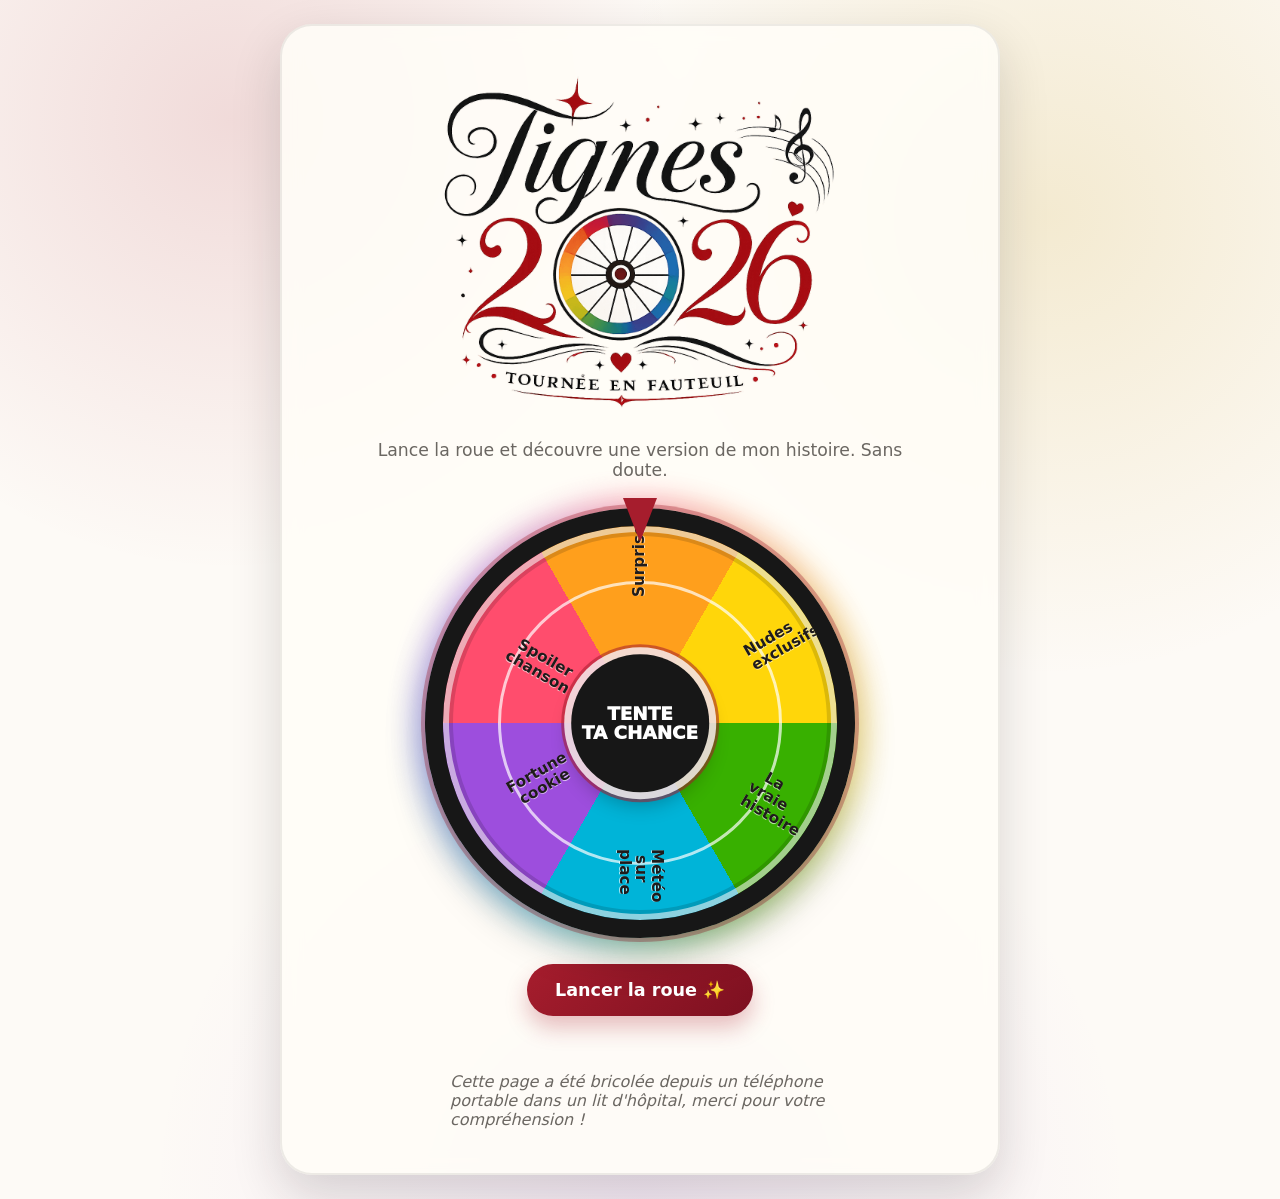
<file: index.html>
<!doctype html>
<html lang="fr">

<head>
  <meta charset="utf-8" />
  <meta name="viewport" content="width=device-width, initial-scale=1" />
  <title>Tignes 2026 – Tournée en fauteuil</title>
  <link rel="stylesheet" href="style.css" />
  <link rel="icon" type="image/jpg" href="assets/favicon-wheel.jpg">
  <link rel="apple-touch-icon" href="assets/favicon-wheel.jpg">
</head>

<body>
  <main class="app">
    <div class="hero-logo">
      <img src="assets/logo-tignes-2026.png" alt="Tignes 2026 - Tournée en fauteuil">
    </div>

    <p class="intro">
      Lance la roue et découvre une version de mon histoire. Sans doute.
    </p>

    <section class="wheel-zone" aria-label="Roue aléatoire">
      <div class="pointer" aria-hidden="true"></div>

      <div class="wheel-wrap">
        <div id="wheel" class="wheel" aria-live="polite"></div>
        <div class="hub">Tente<br>ta chance</div>
      </div>
    </section>

    <button id="spinButton" class="spin-button" type="button">Lancer la roue ✨</button>
    <p id="status" class="status" aria-live="polite"></p>

    <p class="details">Cette page a été bricolée depuis un téléphone portable dans un lit d'hôpital, merci pour votre compréhension !</p>
  </main>

  <script src="script.js"></script>
</body>

</html>
</file>
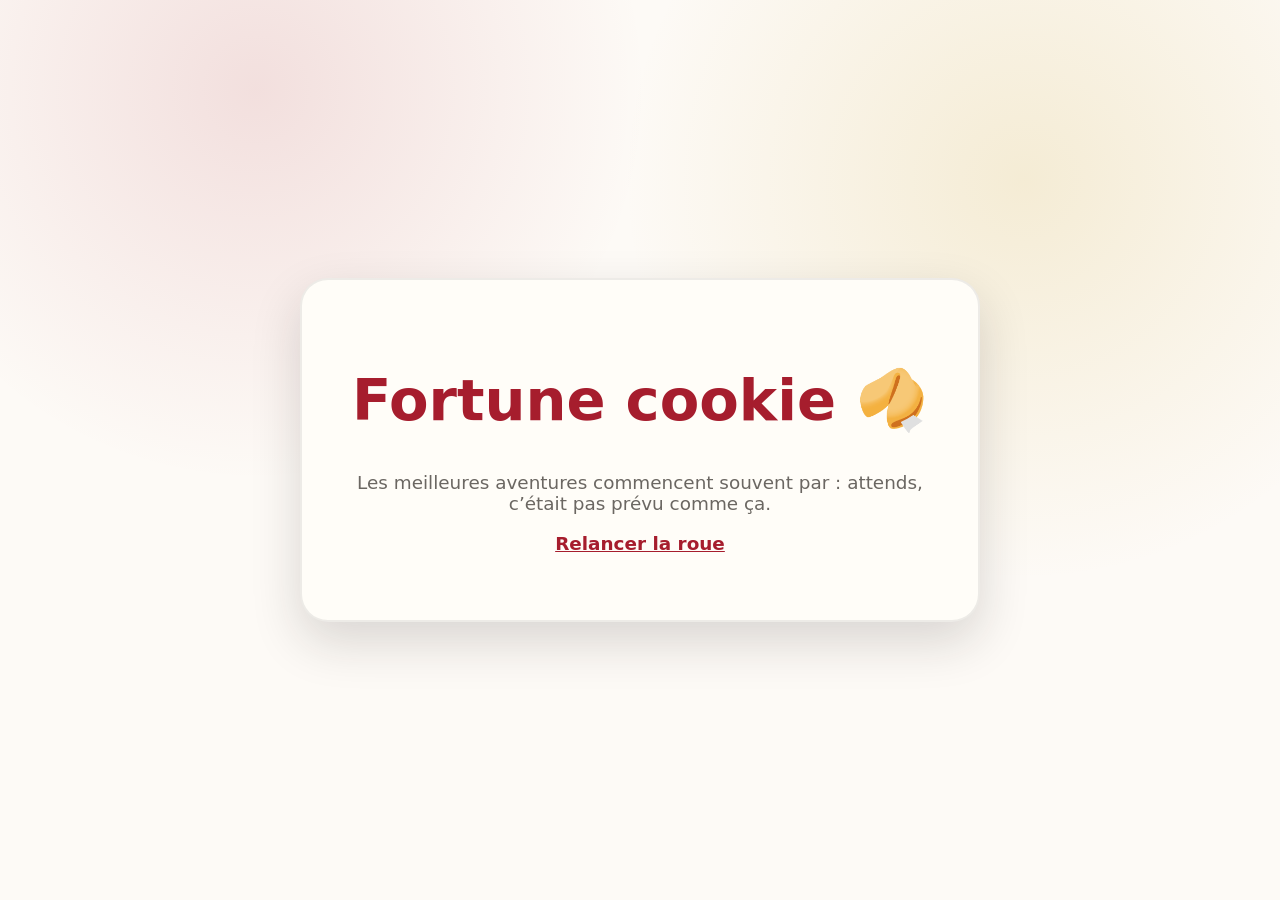
<file: pages/fortune.html>
<!doctype html>
<html lang="fr">

<head>
    <meta charset="utf-8" />
    <meta name="viewport" content="width=device-width, initial-scale=1" />
    <title>Fortune cookie 🥠</title>
    <link rel="stylesheet" href="../style.css" />
</head>

<body class="result-page">
    <main class="result-card">
        <h1>Fortune cookie 🥠</h1>
        <p>Les meilleures aventures commencent souvent par : attends, c’était pas prévu comme ça.</p>
        <p><a href="../index.html">Relancer la roue</a></p>
    </main>
</body>

</html>
</file>
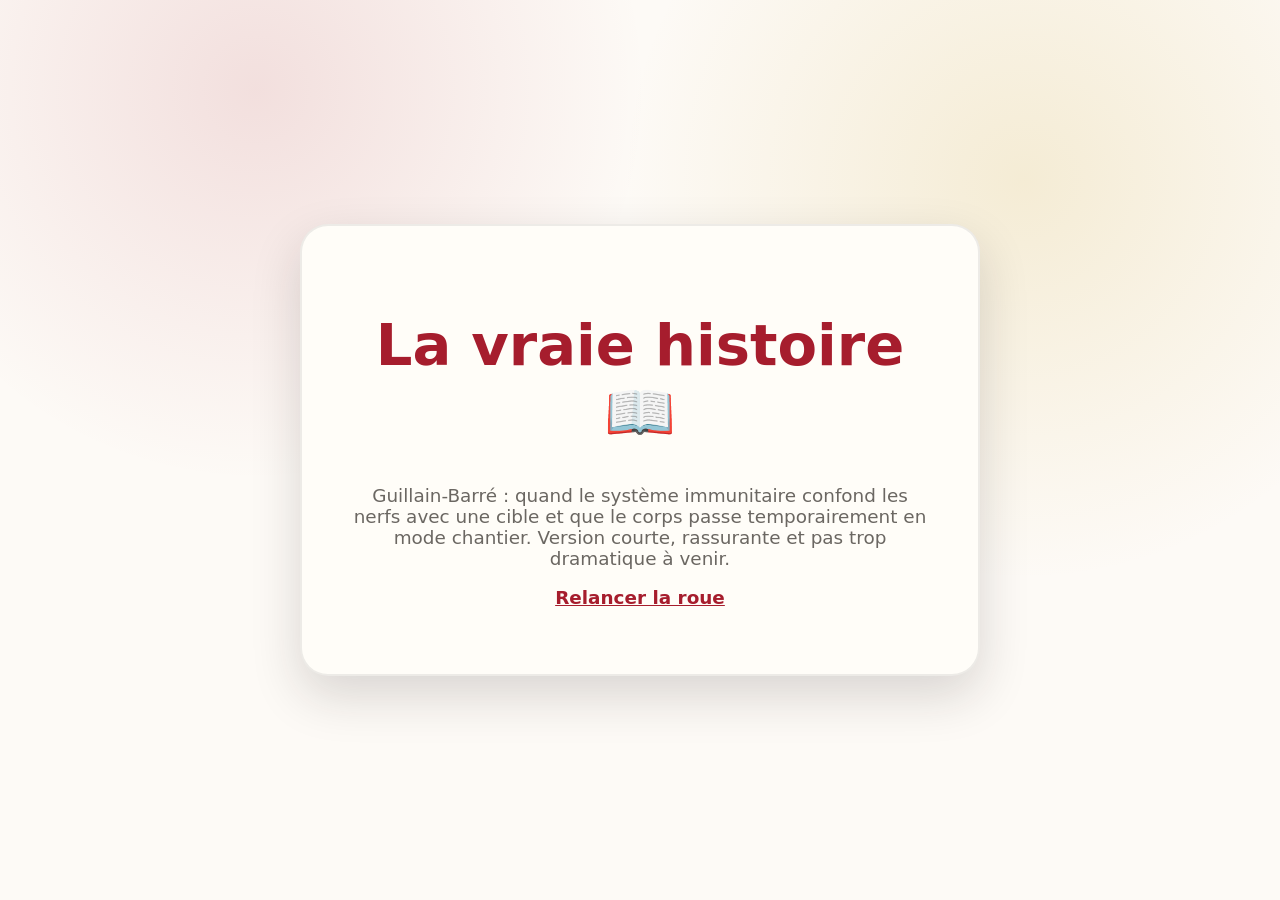
<file: pages/histoire.html>
<!doctype html>
<html lang="fr">

<head>
    <meta charset="utf-8" />
    <meta name="viewport" content="width=device-width, initial-scale=1" />
    <title>La vraie histoire 📖</title>
    <link rel="stylesheet" href="../style.css" />
</head>

<body class="result-page">
    <main class="result-card">
        <h1>La vraie histoire 📖</h1>
        <p>Guillain-Barré : quand le système immunitaire confond les nerfs avec une cible et que le corps passe
            temporairement en mode chantier. Version courte, rassurante et pas trop dramatique à venir.</p>
        <p><a href="../index.html">Relancer la roue</a></p>
    </main>
</body>

</html>
</file>
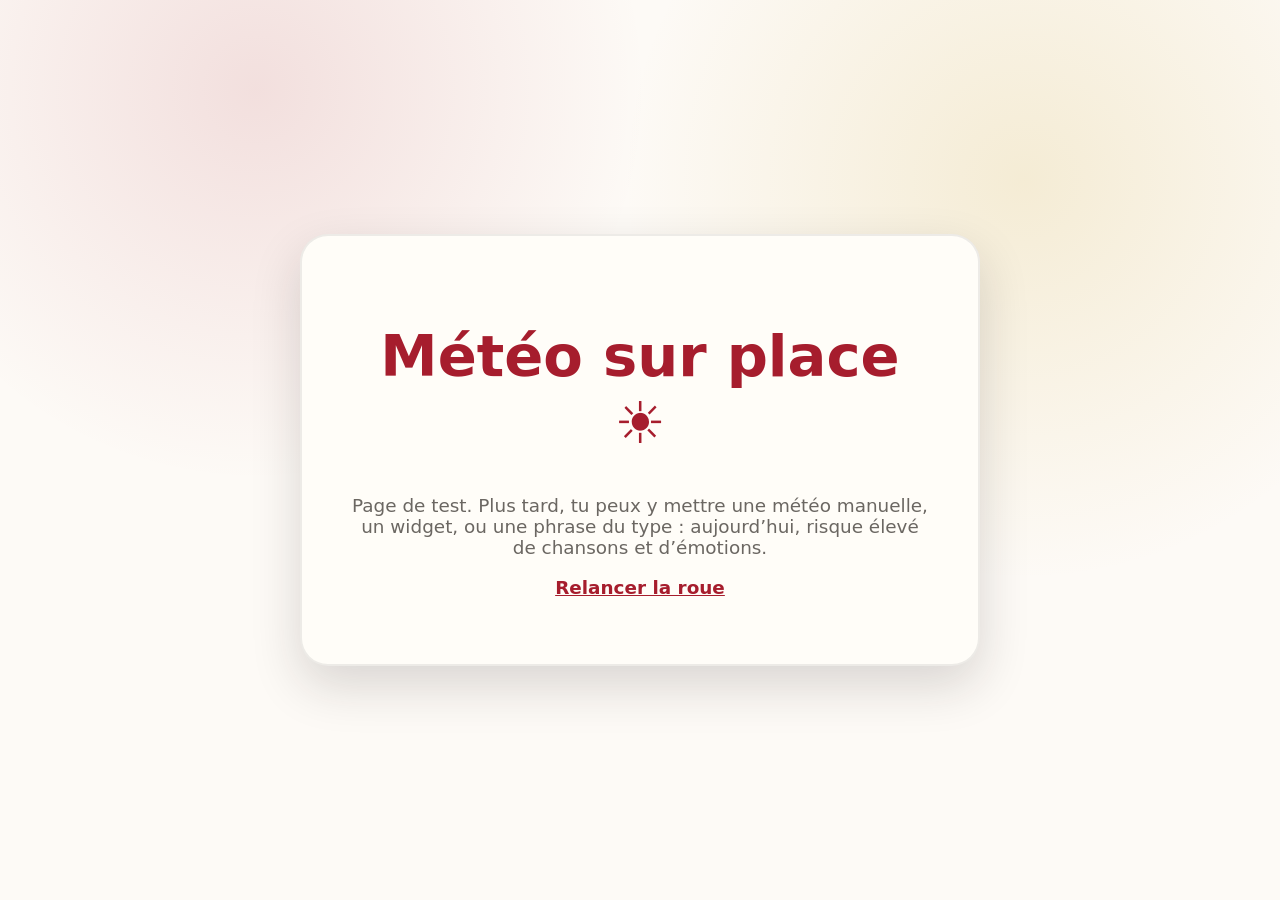
<file: pages/meteo.html>
<!doctype html>
<html lang="fr">

<head>
    <meta charset="utf-8" />
    <meta name="viewport" content="width=device-width, initial-scale=1" />
    <title>Météo sur place ☀️</title>
    <link rel="stylesheet" href="../style.css" />
</head>

<body class="result-page">
    <main class="result-card">
        <h1>Météo sur place ☀️</h1>
        <p>Page de test. Plus tard, tu peux y mettre une météo manuelle, un widget, ou une phrase du type : aujourd’hui,
            risque élevé de chansons et d’émotions.</p>
        <p><a href="../index.html">Relancer la roue</a></p>
    </main>
</body>

</html>
</file>
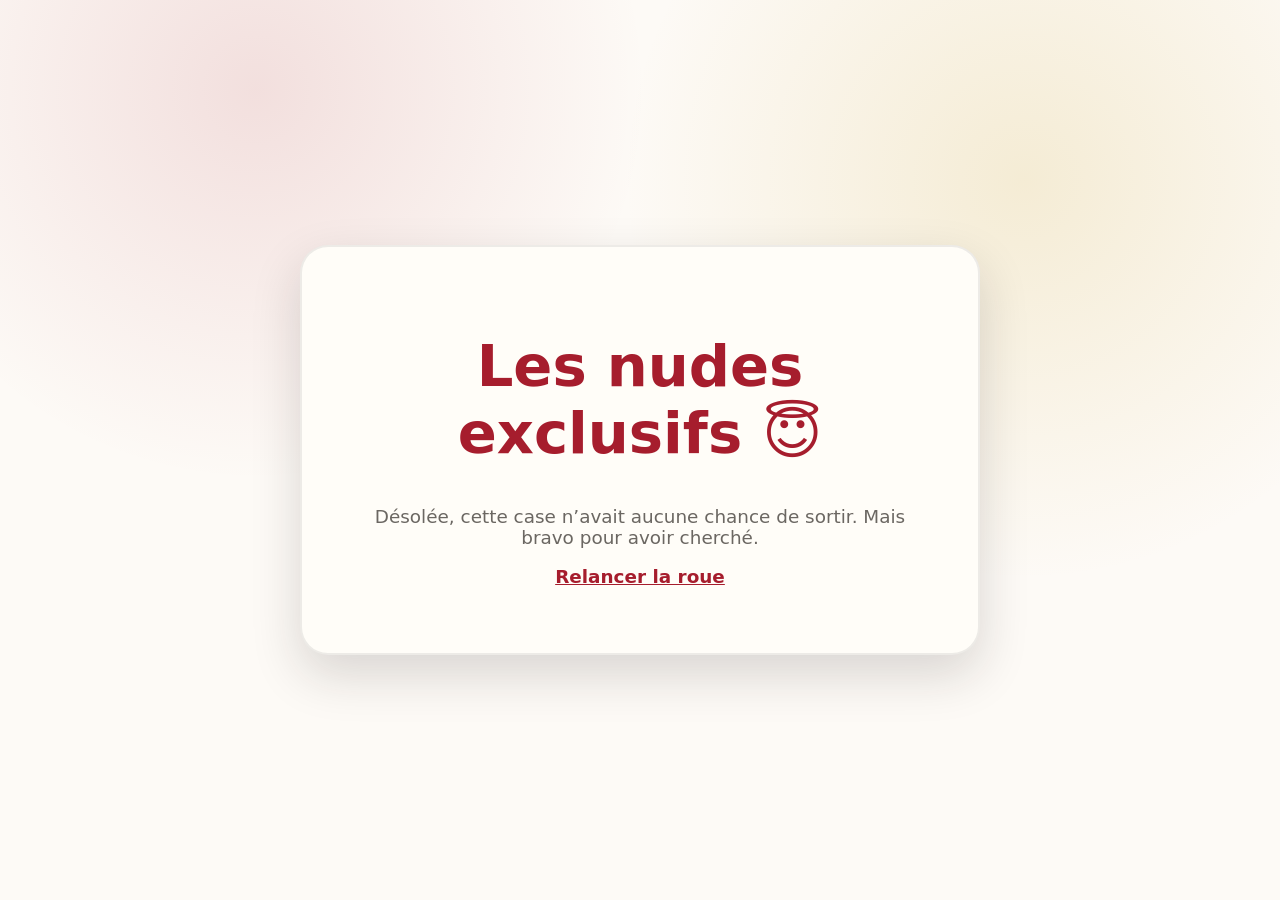
<file: pages/nudes.html>
<!doctype html>
<html lang="fr">

<head>
    <meta charset="utf-8" />
    <meta name="viewport" content="width=device-width, initial-scale=1" />
    <title>Les nudes exclusifs 😇</title>
    <link rel="stylesheet" href="../style.css" />
</head>

<body class="result-page">
    <main class="result-card">
        <h1>Les nudes exclusifs 😇</h1>
        <p>Désolée, cette case n’avait aucune chance de sortir. Mais bravo pour avoir cherché.</p>
        <p><a href="../index.html">Relancer la roue</a></p>
    </main>
</body>

</html>
</file>
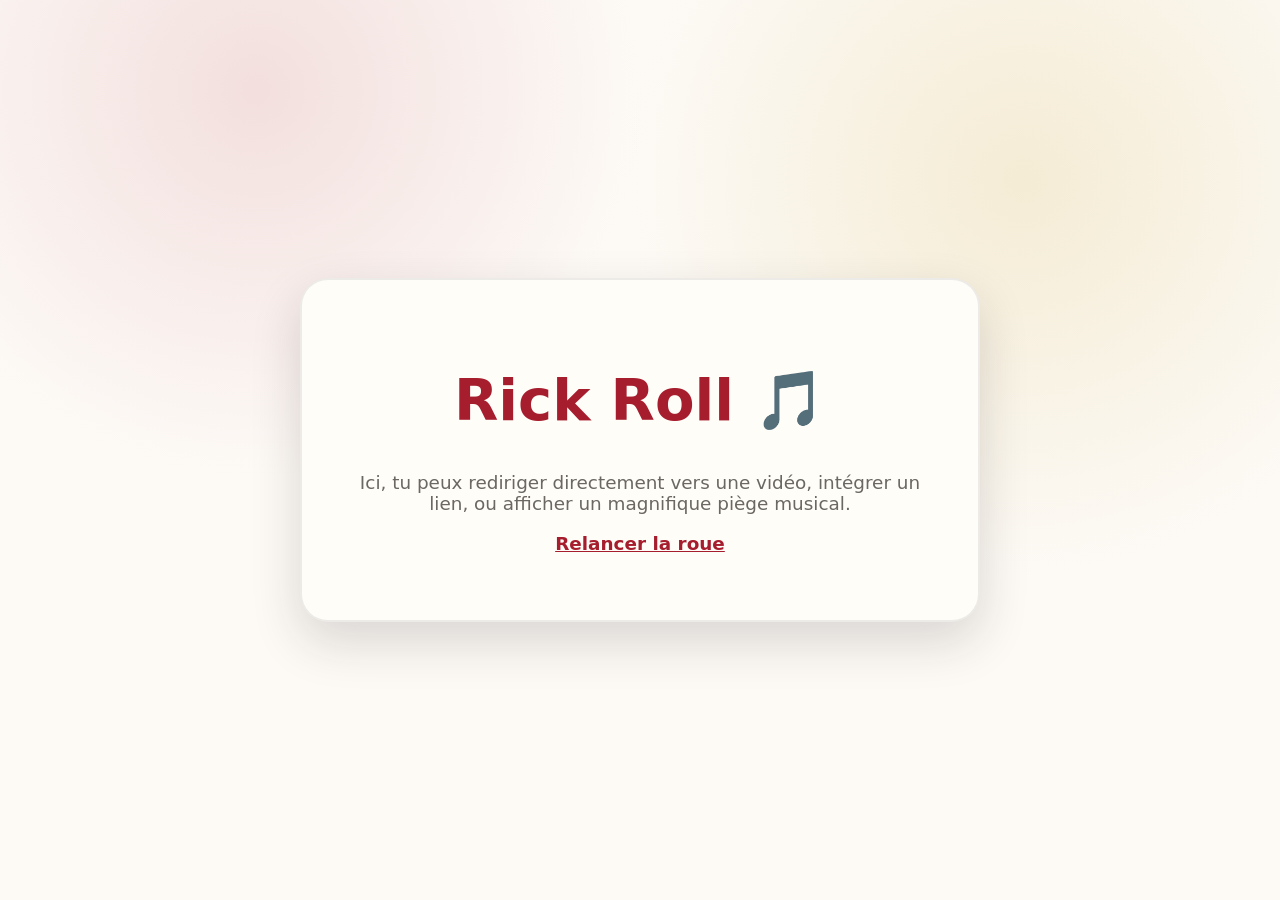
<file: pages/rickroll.html>
<!doctype html>
<html lang="fr">

<head>
    <meta charset="utf-8" />
    <meta name="viewport" content="width=device-width, initial-scale=1" />
    <title>Rick Roll 🎵</title>
    <link rel="stylesheet" href="../style.css" />
</head>

<body class="result-page">
    <main class="result-card">
        <h1>Rick Roll 🎵</h1>
        <p>Ici, tu peux rediriger directement vers une vidéo, intégrer un lien, ou afficher un magnifique piège musical.
        </p>
        <p><a href="../index.html">Relancer la roue</a></p>
    </main>
</body>

</html>
</file>
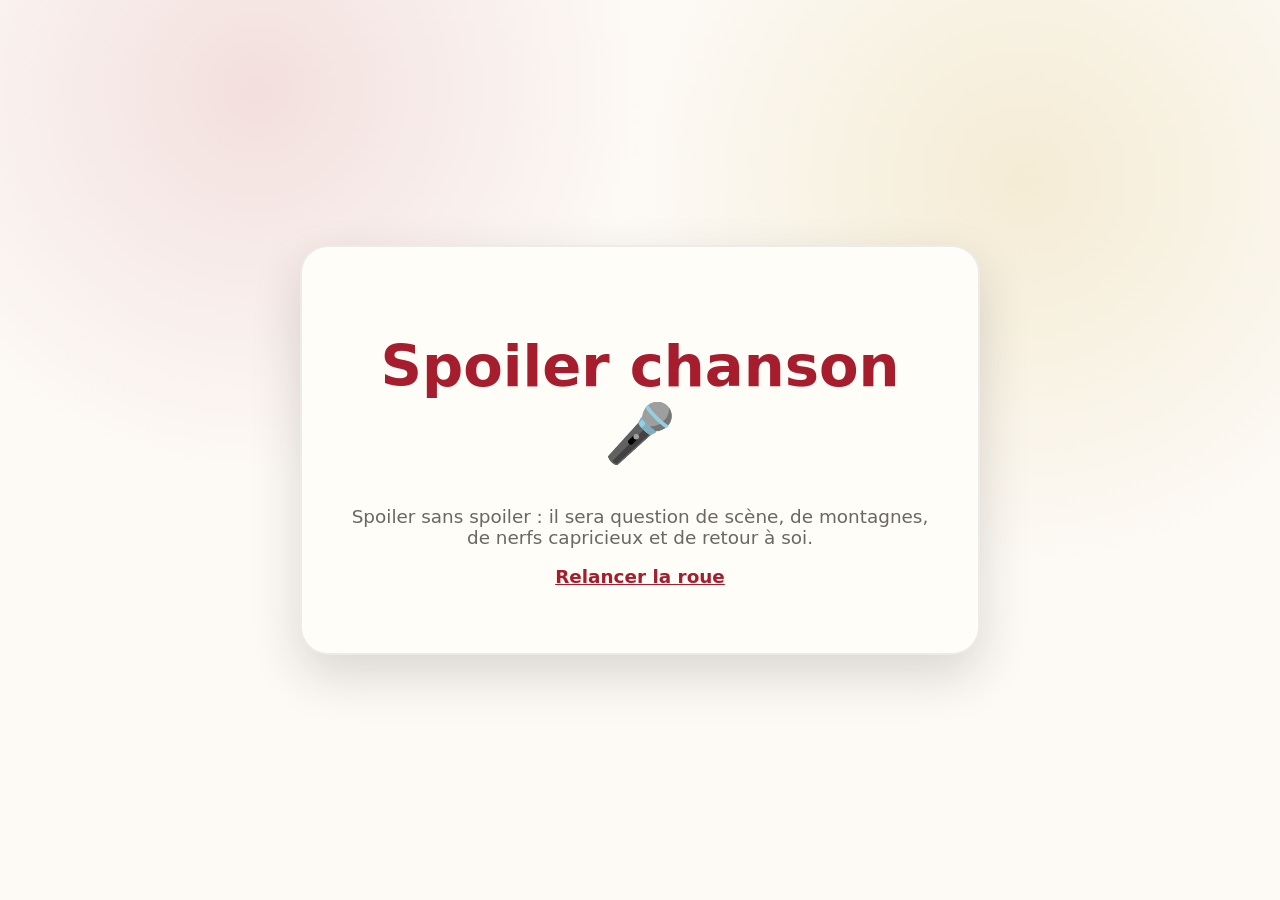
<file: pages/spoiler.html>
<!doctype html>
<html lang="fr">

<head>
    <meta charset="utf-8" />
    <meta name="viewport" content="width=device-width, initial-scale=1" />
    <title>Spoiler chanson 🎤</title>
    <link rel="stylesheet" href="../style.css" />
</head>

<body class="result-page">
    <main class="result-card">
        <h1>Spoiler chanson 🎤</h1>
        <p>Spoiler sans spoiler : il sera question de scène, de montagnes, de nerfs capricieux et de retour à soi.</p>
        <p><a href="../index.html">Relancer la roue</a></p>
    </main>
</body>

</html>
</file>
<file: style.css>
:root {
    --bg: #fdfaf6;
    --text: #1f1b1b;
    --muted: #6b6762;
    --card: #fffdf8;

    --accent: #a61d2d;
    --accent-dark: #7d1020;
    --gold: #c9a227;

    --rainbow-1: #ff4d6d;
    --rainbow-2: #ff9f1c;
    --rainbow-3: #ffd60a;
    --rainbow-4: #38b000;
    --rainbow-5: #00b4d8;
    --rainbow-6: #4361ee;
    --rainbow-7: #9d4edd;

    --shadow: 0 20px 50px rgba(31, 27, 27, .16);
}

* {
    box-sizing: border-box;
}

body {
    min-height: 100vh;
    margin: 0;
    display: grid;
    place-items: center;
    background:
        radial-gradient(circle at 18% 10%, rgba(166, 29, 45, .14) 0, transparent 30%),
        radial-gradient(circle at 82% 18%, rgba(201, 162, 39, .18) 0, transparent 32%),
        radial-gradient(circle at 50% 100%, rgba(157, 78, 221, .10) 0, transparent 36%),
        var(--bg);
    color: var(--text);
    font-family: system-ui, -apple-system, BlinkMacSystemFont, "Segoe UI", sans-serif;
}

.app {
    width: min(92vw, 720px);
    margin: 24px;
    padding: clamp(20px, 5vw, 44px);
    text-align: center;
    background: rgba(255, 253, 248, .88);
    border: 2px solid rgba(31, 27, 27, .08);
    border-radius: 32px;
    box-shadow: var(--shadow);
    backdrop-filter: blur(10px);
}

.hero-logo {
    margin-bottom: 1.5rem;
}

.hero-logo img {
    width: min(90%, 420px);
    height: auto;
    display: block;
    margin: 0 auto;
}

.intro {
    max-width: 48ch;
    margin: 16px auto 28px;
    color: var(--muted);
    font-size: 1.08rem;
}

.wheel-zone {
    position: relative;
    width: min(78vw, 430px);
    margin: 0 auto 26px;
}

.pointer {
    position: absolute;
    z-index: 5;
    top: -10px;
    left: 50%;
    width: 34px;
    height: 44px;
    transform: translateX(-50%);
    background: var(--accent);
    clip-path: polygon(50% 100%, 0 0, 100% 0);
    filter: drop-shadow(0 5px 8px rgba(0, 0, 0, .25));
}

.wheel-wrap {
    position: relative;
    aspect-ratio: 1;
}

.wheel-wrap::before {
    content: "";
    position: absolute;
    inset: -10px;
    border-radius: 50%;
    background: conic-gradient(var(--rainbow-1),
            var(--rainbow-2),
            var(--rainbow-3),
            var(--rainbow-4),
            var(--rainbow-5),
            var(--rainbow-6),
            var(--rainbow-7),
            var(--rainbow-1));
    filter: blur(14px);
    opacity: .45;
    z-index: -1;
}

.wheel {
    width: 100%;
    height: 100%;
    border-radius: 50%;
    border: 18px solid #171717;
    box-shadow:
        inset 0 0 0 6px rgba(255, 255, 255, .55),
        inset 0 0 0 10px rgba(0, 0, 0, .14),
        0 18px 40px rgba(0, 0, 0, .22),
        0 0 0 4px rgba(166, 29, 45, .35);
    transition: transform 4.8s cubic-bezier(.12, .72, .08, 1);
    position: relative;
    overflow: hidden;
}

.wheel::before {
    content: "";
    position: absolute;
    inset: 14%;
    border-radius: 50%;
    border: 3px solid rgba(255, 255, 255, .7);
    pointer-events: none;
}

.segment-label {
    position: absolute;
    left: 50%;
    top: 50%;
    width: 42%;
    transform-origin: 0 0;
    padding-left: 32%;
    font-size: clamp(.68rem, 2.3vw, .95rem);
    font-weight: 850;
    line-height: 1.05;
    text-align: center;
    text-wrap: balance;
    color: #1f1b1b;
    text-shadow: 0 1px 0 rgba(255, 255, 255, .65);
}

.hub {
    position: absolute;
    inset: 50%;
    width: 32%;
    height: 32%;
    transform: translate(-50%, -50%);
    display: grid;
    place-items: center;
    border-radius: 50%;
    background: #171717;
    color: white;
    font-weight: 950;
    text-transform: uppercase;
    font-size: clamp(.75rem, 2.7vw, 1.15rem);
    line-height: 1.05;
    box-shadow:
        0 0 0 7px rgba(255, 255, 255, .78),
        0 0 0 10px rgba(166, 29, 45, .55),
        0 12px 20px rgba(0, 0, 0, .28);
}

.spin-button {
    appearance: none;
    border: 0;
    border-radius: 999px;
    padding: 16px 28px;
    background: linear-gradient(135deg, var(--accent), var(--accent-dark));
    color: white;
    font: inherit;
    font-weight: 900;
    font-size: 1.1rem;
    cursor: pointer;
    box-shadow: 0 12px 22px rgba(166, 29, 45, .28);
}

.spin-button:hover {
    background: linear-gradient(135deg, var(--accent-dark), #4b0712);
}

.spin-button:disabled {
    opacity: .55;
    cursor: not-allowed;
}

.status {
    min-height: 1.5em;
    color: var(--accent);
    font-weight: 800;
}

.details {
    margin: 8px auto 0;
    max-width: 380px;
    text-align: left;
    color: var(--muted);
    font-style: italic;
}

.result-page {
    min-height: 100vh;
    margin: 0;
    display: grid;
    place-items: center;
    padding: 24px;
    background:
        radial-gradient(circle at 20% 10%, rgba(166, 29, 45, .12) 0, transparent 30%),
        radial-gradient(circle at 80% 20%, rgba(201, 162, 39, .16) 0, transparent 32%),
        var(--bg);
    color: var(--text);
    font-family: system-ui, -apple-system, BlinkMacSystemFont, "Segoe UI", sans-serif;
}

.result-card {
    width: min(92vw, 680px);
    padding: clamp(24px, 6vw, 48px);
    background: var(--card);
    border: 2px solid rgba(31, 27, 27, .08);
    border-radius: 28px;
    box-shadow: var(--shadow);
    text-align: center;
}

.result-card h1 {
    font-size: clamp(2rem, 6vw, 3.6rem);
    color: var(--accent);
}

.result-card p {
    font-size: 1.15rem;
    color: var(--muted);
}

.result-card a {
    color: var(--accent);
    font-weight: 900;
}
</file>
